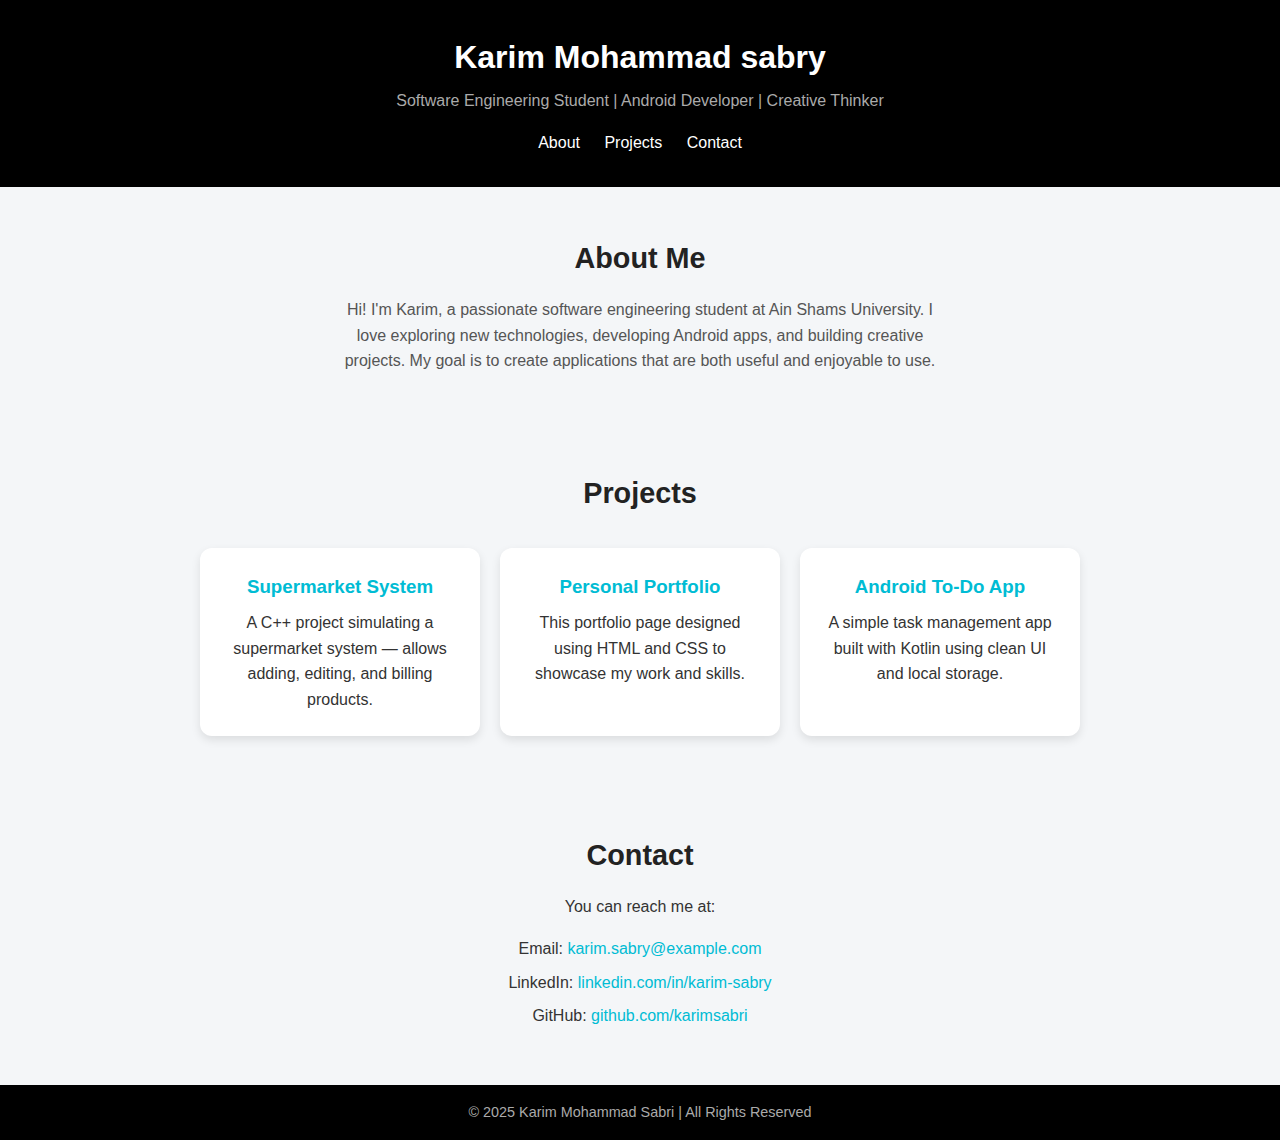
<file: Lab 2/index.html>
<!DOCTYPE html>
<html lang="en">
<head>
  <meta charset="UTF-8">
  <meta name="viewport" content="width=device-width, initial-scale=1.0">
  <title>Karim Mohammad Sabri | Portfolio</title>
  <link rel="stylesheet" href="style.css">
</head>
<body>

  <header>
    <h1>Karim Mohammad sabry</h1>
    <p>Software Engineering Student | Android Developer | Creative Thinker</p>
    <nav>
      <a href="#about">About</a>
      <a href="#projects">Projects</a>
      <a href="#contact">Contact</a>
    </nav>
  </header>

  <section id="about" class="section">
    <h2>About Me</h2>
    <p>
      Hi! I'm Karim, a passionate software engineering student at Ain Shams University.
      I love exploring new technologies, developing Android apps, and building creative projects.
      My goal is to create applications that are both useful and enjoyable to use.
    </p>
  </section>

  <section id="projects" class="section">
    <h2>Projects</h2>
    <div class="projects-container">
      <div class="project-card">
        <h3>Supermarket System</h3>
        <p>A C++ project simulating a supermarket system — allows adding, editing, and billing products.</p>
      </div>

      <div class="project-card">
        <h3>Personal Portfolio</h3>
        <p>This portfolio page designed using HTML and CSS to showcase my work and skills.</p>
      </div>

      <div class="project-card">
        <h3>Android To-Do App</h3>
        <p>A simple task management app built with Kotlin using clean UI and local storage.</p>
      </div>
    </div>
  </section>

  <section id="contact" class="section">
    <h2>Contact</h2>
    <p>You can reach me at:</p>
    <ul>
      <li>Email: <a href="mailto:karim.sabri@example.com">karim.sabry@example.com</a></li>
      <li>LinkedIn: <a href="#">linkedin.com/in/karim-sabry</a></li>
      <li>GitHub: <a href="#">github.com/karimsabri</a></li>
    </ul>
  </section>

  <footer>
    <p>© 2025 Karim Mohammad Sabri | All Rights Reserved</p>
  </footer>

</body>
</html>
</file>
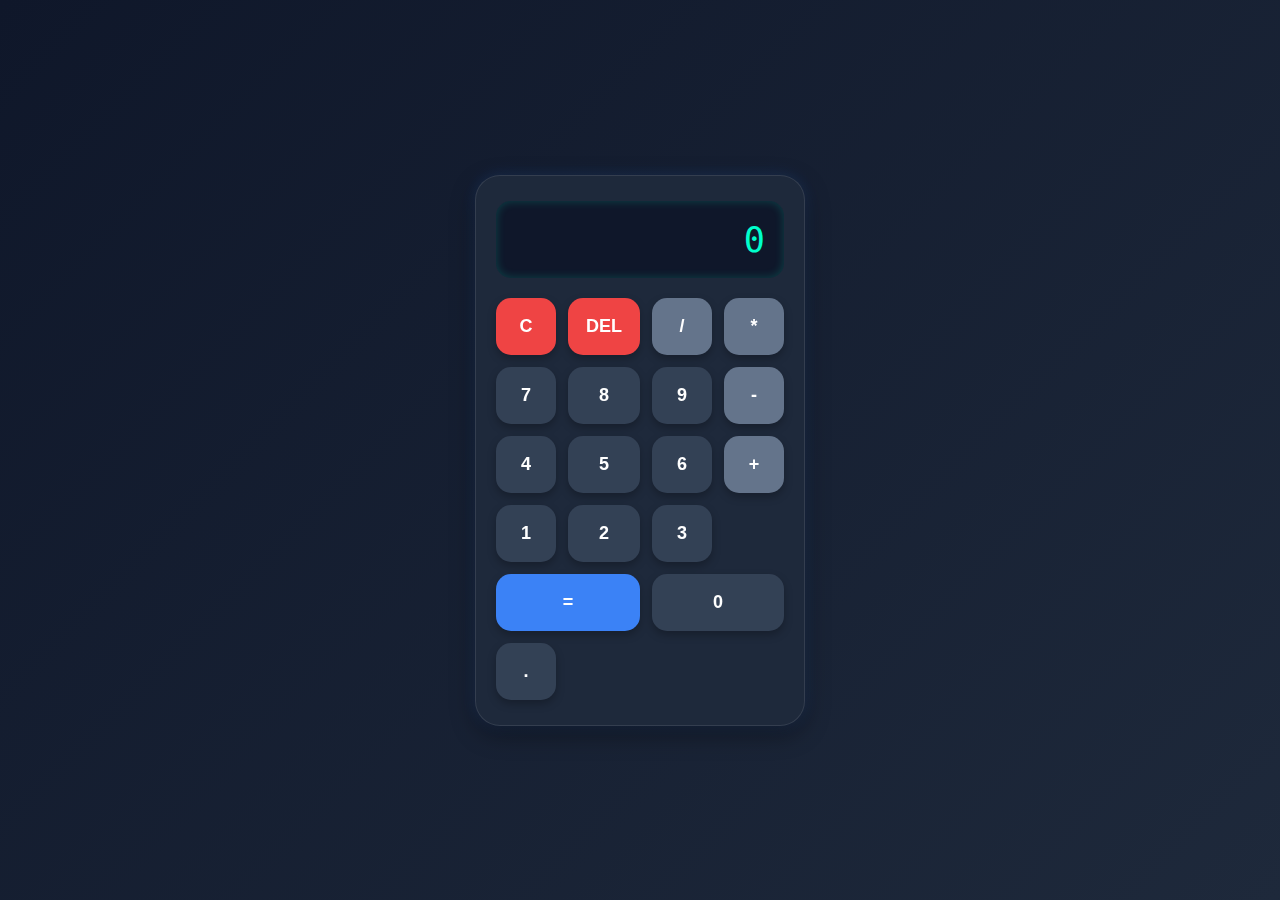
<file: Lab 3/Calculator.html>
<!DOCTYPE html>
<html lang="en">
<head>
  <meta charset="UTF-8">
  <title>Modern Calculator</title>
  <style>
    * {
      box-sizing: border-box;
    }

    body {
      margin: 0;
      height: 100vh;
      display: flex;
      justify-content: center;
      align-items: center;
      background: linear-gradient(135deg, #0f172a, #1e293b);
      font-family: "Poppins", sans-serif;
    }

    .calculator {
      width: 330px;
      background: #1e293b;
      padding: 25px 20px;
      border-radius: 25px;
      box-shadow: 0 8px 25px rgba(0, 0, 0, 0.4), 0 0 15px rgba(59, 130, 246, 0.2);
      backdrop-filter: blur(10px);
      border: 1px solid rgba(255, 255, 255, 0.1);
    }

    .screen {
      background: #0f172a;
      color: #00ffcc;
      font-size: 2.2rem;
      text-align: right;
      padding: 18px;
      border-radius: 15px;
      margin-bottom: 20px;
      min-height: 60px;
      overflow: hidden;
      box-shadow: inset 0 0 10px rgba(0, 255, 204, 0.2);
      font-family: "Consolas", monospace;
      letter-spacing: 1px;
    }

    .buttons {
      display: grid;
      grid-template-columns: repeat(4, 1fr);
      gap: 12px;
    }

    button {
      border: none;
      border-radius: 15px;
      font-size: 18px;
      font-weight: 600;
      padding: 18px;
      cursor: pointer;
      transition: all 0.15s ease-in-out;
      box-shadow: 0 4px 8px rgba(0, 0, 0, 0.25);
      color: white;
    }

    button:hover {
      transform: translateY(-2px);
      box-shadow: 0 6px 10px rgba(0, 0, 0, 0.3);
    }

    button:active {
      transform: scale(0.95);
    }

    /* Button types */
    .number {
      background: #334155;
    }

    .number:hover {
      background: #475569;
    }

    .operator {
      background: #64748b;
    }

    .operator:hover {
      background: #94a3b8;
    }

    .special {
      background: #ef4444;
    }

    .special:hover {
      background: #dc2626;
    }

    .equal {
      background: #3b82f6;
      grid-column: span 2;
    }

    .equal:hover {
      background: #2563eb;
    }

    .zero {
      grid-column: span 2;
      background: #334155;
    }

    .zero:hover {
      background: #475569;
    }
  </style>
</head>
<body>

  <div class="calculator">
    <div id="screen" class="screen">0</div>
    <div class="buttons">
      <!-- First row -->
      <button class="special">C</button>
      <button class="special">DEL</button>
      <button class="operator">/</button>
      <button class="operator">*</button>

      <!-- Second row -->
      <button class="number">7</button>
      <button class="number">8</button>
      <button class="number">9</button>
      <button class="operator">-</button>

      <!-- Third row -->
      <button class="number">4</button>
      <button class="number">5</button>
      <button class="number">6</button>
      <button class="operator">+</button>

      <!-- Fourth row -->
      <button class="number">1</button>
      <button class="number">2</button>
      <button class="number">3</button>
      <button class="equal">=</button>

      <!-- Fifth row -->
      <button class="zero">0</button>
      <button class="number">.</button>
    </div>
  </div>

  <script>
    const screen = document.getElementById("screen");
    let currentText = "";
    const buttons = document.querySelectorAll("button");

    buttons.forEach(function(button) {
      button.addEventListener("click", function() {
        const value = button.textContent;

        if (value === "C") {
          currentText = "";
          screen.textContent = "0";
        }
        else if (value === "DEL") {
          currentText = currentText.slice(0, -1);
          screen.textContent = currentText || "0";
        }
        else if (value === "=") {
          try {
            const result = eval(currentText);
            screen.textContent = result;
            currentText = result.toString();
          } catch {
            screen.textContent = "Error";
            currentText = "";
          }
        }
        else {
          currentText += value;
          screen.textContent = currentText;
        }
      });
    });
  </script>

</body>
</html>
</file>
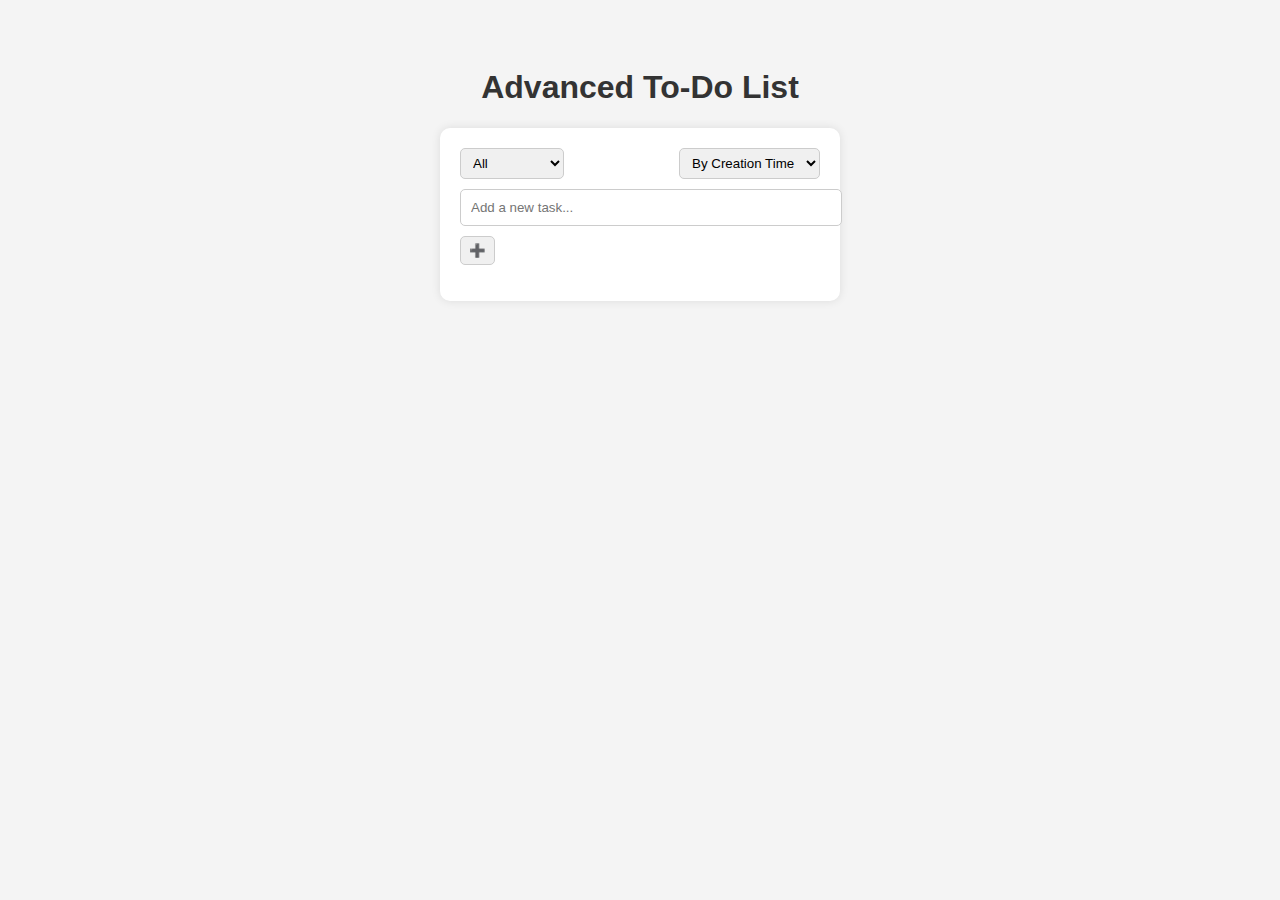
<file: Lab 4/ToDoList.html>
<!doctype html>
<html lang="en">
<head>
  <meta charset="utf-8" />
  <meta name="viewport" content="width=device-width,initial-scale=1" />
  <title>Advanced To-Do List (MVC)</title>
  <style>
    body {
      font-family: Arial, sans-serif;
      background-color: #f4f4f4;
      display: flex;
      flex-direction: column;
      align-items: center;
      padding: 40px;
      transition: background 0.3s ease;
    }

    h1 {
      color: #333;
    }

    .container {
      background: #fff;
      padding: 20px;
      border-radius: 10px;
      box-shadow: 0 0 10px rgba(0, 0, 0, 0.1);
      width: 360px;
      transition: all 0.3s ease;
    }

    input[type="text"] {
      width: 100%;
      padding: 10px;
      border: 1px solid #ccc;
      border-radius: 5px;
      margin-bottom: 10px;
    }

    ul {
      list-style-type: none;
      padding: 0;
    }

    li {
      background: #f9f9f9;
      padding: 10px;
      border-radius: 5px;
      margin-bottom: 8px;
      display: flex;
      justify-content: space-between;
      align-items: center;
      transition: all 0.3s ease;
    }

    li.completed .text {
      text-decoration: line-through;
      color: gray;
    }

    .icons {
      display: flex;
      gap: 8px;
    }

    .icon {
      cursor: pointer;
      font-size: 18px;
      transition: transform 0.2s;
    }

    .icon:hover {
      transform: scale(1.2);
    }

    .controls {
      display: flex;
      justify-content: space-between;
      margin-bottom: 10px;
    }

    select, button {
      padding: 6px 8px;
      border-radius: 5px;
      border: 1px solid #ccc;
      background: #f0f0f0;
      cursor: pointer;
      transition: background 0.3s;
    }

    select:hover, button:hover {
      background: #ddd;
    }

    .timestamp {
      font-size: 12px;
      color: #777;
      margin-top: 4px;
    }
  </style>
</head>
<body>
  <h1>Advanced To-Do List</h1>
  <div class="container">
    <div class="controls">
      <select id="filter">
        <option value="all">All</option>
        <option value="completed">Completed</option>
        <option value="incomplete">Incomplete</option>
      </select>
      <select id="sort">
        <option value="time">By Creation Time</option>
        <option value="alpha">Alphabetically</option>
      </select>
    </div>
    <input id="taskInput" type="text" placeholder="Add a new task..." />
    <button id="addBtn">➕</button>
    <ul id="taskList"></ul>
  </div>

  <script>
    class Task {
      constructor(text) {
        this.text = text;
        this.completed = false;
        this.createdAt = new Date().toISOString();
      }
    }

    class Model {
      constructor() {
        this.tasks = JSON.parse(localStorage.getItem('tasks') || '[]');
      }

      save() {
        localStorage.setItem('tasks', JSON.stringify(this.tasks));
      }

      addTask(text) {
        const task = new Task(text);
        this.tasks.push(task);
        this.save();
      }

      toggleTask(index) {
        this.tasks[index].completed = !this.tasks[index].completed;
        this.save();
      }

      deleteTask(index) {
        this.tasks.splice(index, 1);
        this.save();
      }

      editTask(index, newText) {
        this.tasks[index].text = newText;
        this.save();
      }

      getFiltered(filter, sort) {
        let filtered = this.tasks;
        if (filter === 'completed') filtered = filtered.filter(t => t.completed);
        if (filter === 'incomplete') filtered = filtered.filter(t => !t.completed);

        if (sort === 'alpha') filtered.sort((a, b) => a.text.localeCompare(b.text));
        if (sort === 'time') filtered.sort((a, b) => new Date(a.createdAt) - new Date(b.createdAt));

        return filtered;
      }
    }

    class View {
      constructor() {
        this.taskList = document.getElementById('taskList');
      }

      render(tasks, handlers) {
        this.taskList.innerHTML = '';
        tasks.forEach((task, index) => {
          const li = document.createElement('li');
          if (task.completed) li.classList.add('completed');

          const text = document.createElement('span');
          text.className = 'text';
          text.textContent = task.text;

          const timestamp = document.createElement('div');
          timestamp.className = 'timestamp';
          timestamp.textContent = new Date(task.createdAt).toLocaleString();

          const icons = document.createElement('div');
          icons.className = 'icons';

          const toggle = document.createElement('span');
          toggle.className = 'icon';
          toggle.textContent = task.completed ? '✅' : '⬜';
          toggle.onclick = () => handlers.toggle(index);

          const edit = document.createElement('span');
          edit.className = 'icon';
          edit.textContent = '✏️';
          edit.onclick = () => {
            const newText = prompt('Edit task:', task.text);
            if (newText) handlers.edit(index, newText);
          };

          const del = document.createElement('span');
          del.className = 'icon';
          del.textContent = '🗑️';
          del.onclick = () => handlers.delete(index);

          icons.append(toggle, edit, del);
          li.append(text, icons);
          li.appendChild(timestamp);

          li.style.opacity = 0;
          setTimeout(() => (li.style.opacity = 1), 50);

          this.taskList.appendChild(li);
        });
      }
    }

    class Controller {
      constructor(model, view) {
        this.model = model;
        this.view = view;
        this.filter = 'all';
        this.sort = 'time';

        document.getElementById('addBtn').onclick = () => this.addTask();
        document.getElementById('filter').onchange = e => {
          this.filter = e.target.value;
          this.render();
        };
        document.getElementById('sort').onchange = e => {
          this.sort = e.target.value;
          this.render();
        };

        this.render();
      }

      addTask() {
        const input = document.getElementById('taskInput');
        const text = input.value.trim();
        if (!text) return;
        this.model.addTask(text);
        input.value = '';
        this.render();
      }

      toggle(index) {
        this.model.toggleTask(index);
        this.render();
      }

      delete(index) {
        this.model.deleteTask(index);
        this.render();
      }

      edit(index, text) {
        this.model.editTask(index, text);
        this.render();
      }

      render() {
        const tasks = this.model.getFiltered(this.filter, this.sort);
        this.view.render(tasks, {
          toggle: i => this.toggle(i),
          delete: i => this.delete(i),
          edit: (i, t) => this.edit(i, t)
        });
      }
    }

    const app = new Controller(new Model(), new View());
  </script>
</body>
</html>
</file>
<file: Lab 2/style.css>
* {
  margin: 0;
  padding: 0;
  box-sizing: border-box;
  font-family: "Poppins", sans-serif;
}

body {
  background-color: #f4f6f8;
  color: #333;
  line-height: 1.6;
}

/* Header */
header {
  background-color: #000000;
  color: white;
  text-align: center;
  padding: 2rem 1rem;
}

header h1 {
  font-size: 2rem;
  margin-bottom: 0.3rem;
}

header p {
  font-size: 1rem;
  color: #aaa;
}

nav {
  margin-top: 1rem;
}

nav a {
  color: #fff;
  text-decoration: none;
  margin: 0 10px;
  font-weight: 500;
  transition: color 0.3s;
}

nav a:hover {
  color: #00bcd4;
}

/* Sections */
.section {
  padding: 3rem 1rem;
  text-align: center;
}

.section h2 {
  color: #222;
  margin-bottom: 1rem;
  font-size: 1.8rem;
}

/* About */
#about p {
  max-width: 600px;
  margin: 0 auto;
  color: #555;
}

/* Projects */
.projects-container {
  display: flex;
  flex-wrap: wrap;
  justify-content: center;
  gap: 20px;
  margin-top: 2rem;
}

.project-card {
  background: white;
  border-radius: 12px;
  box-shadow: 0 4px 10px rgba(0,0,0,0.1);
  padding: 1.5rem;
  width: 280px;
  transition: transform 0.3s, box-shadow 0.3s;
}

.project-card:hover {
  transform: translateY(-8px);
  box-shadow: 0 8px 20px rgba(0,0,0,0.15);
}

.project-card h3 {
  color: #00bcd4;
  margin-bottom: 0.5rem;
}

/* Contact */
#contact ul {
  list-style: none;
  margin-top: 1rem;
}

#contact li {
  margin: 0.5rem 0;
}

#contact a {
  color: #00bcd4;
  text-decoration: none;
}

#contact a:hover {
  text-decoration: underline;
}

/* Footer */
footer {
  background-color: #000000;
  color: #aaa;
  text-align: center;
  padding: 1rem;
  font-size: 0.9rem;
}
</file>
